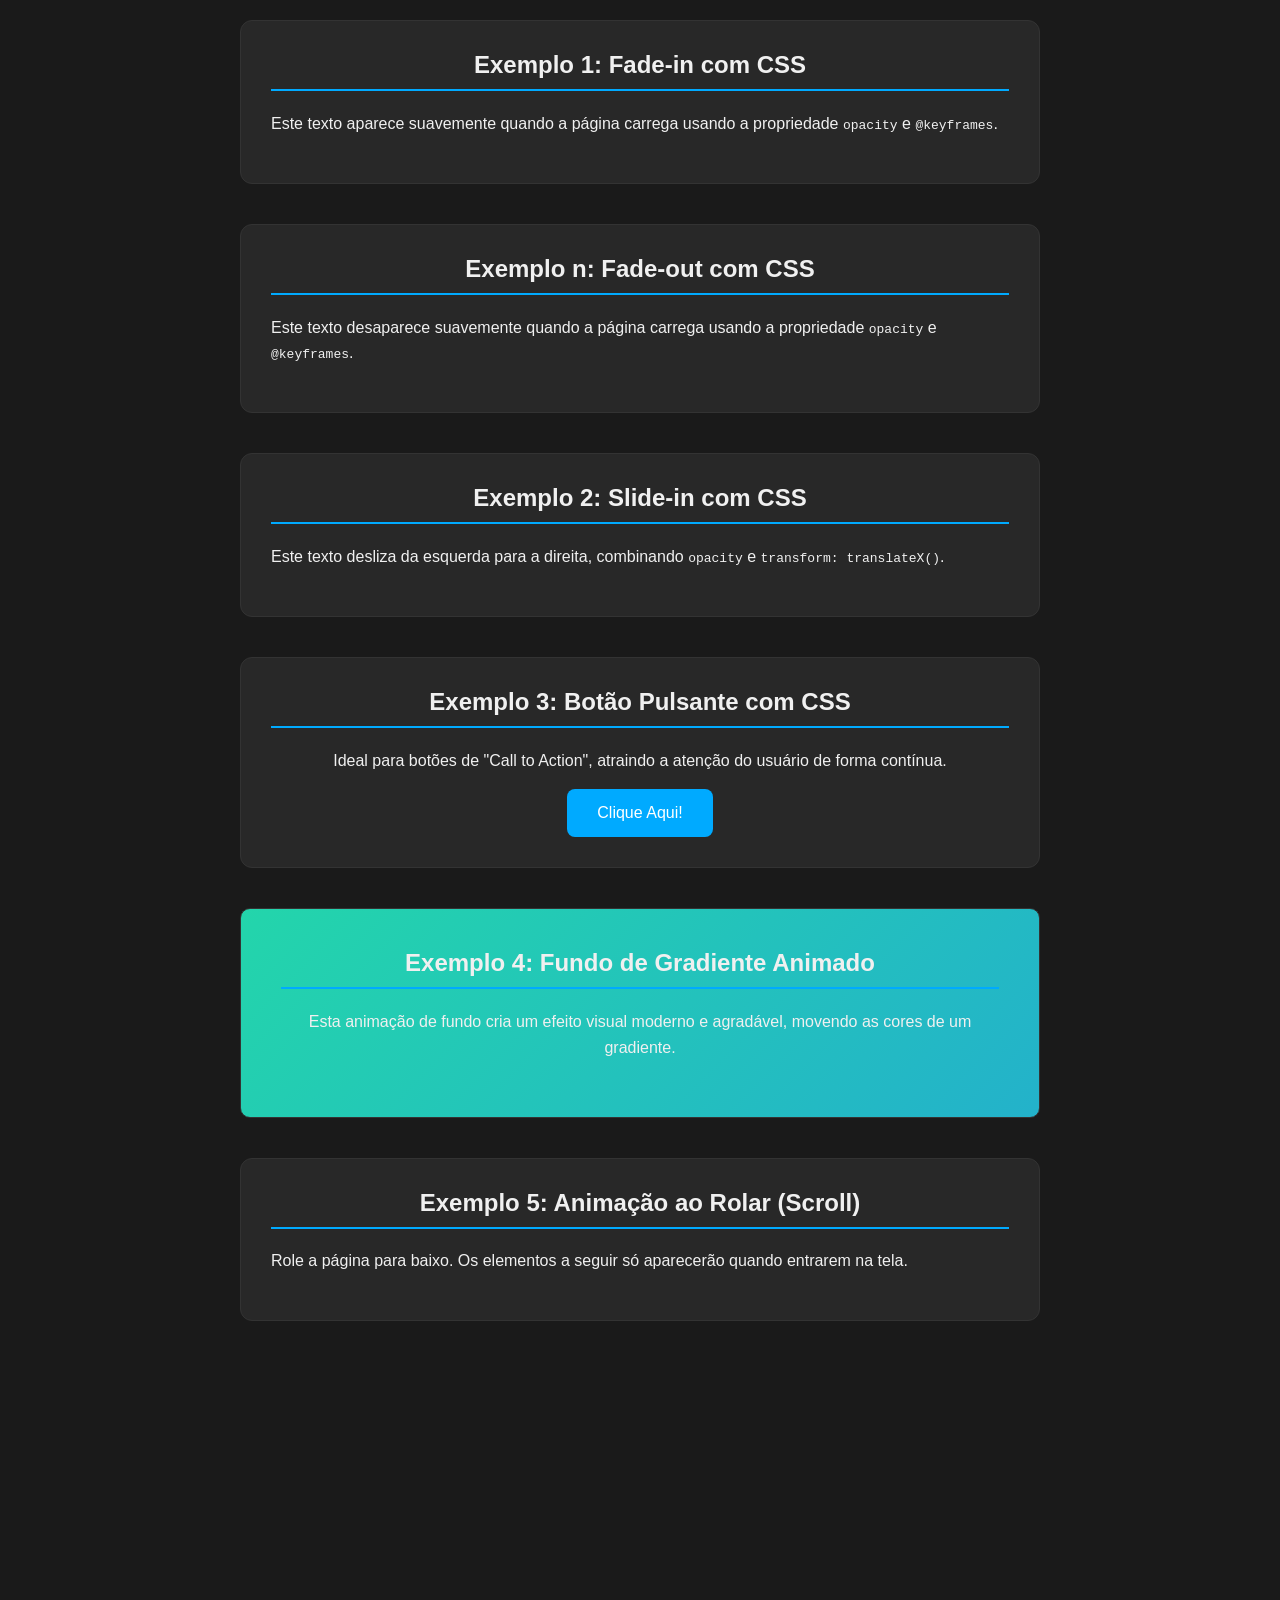
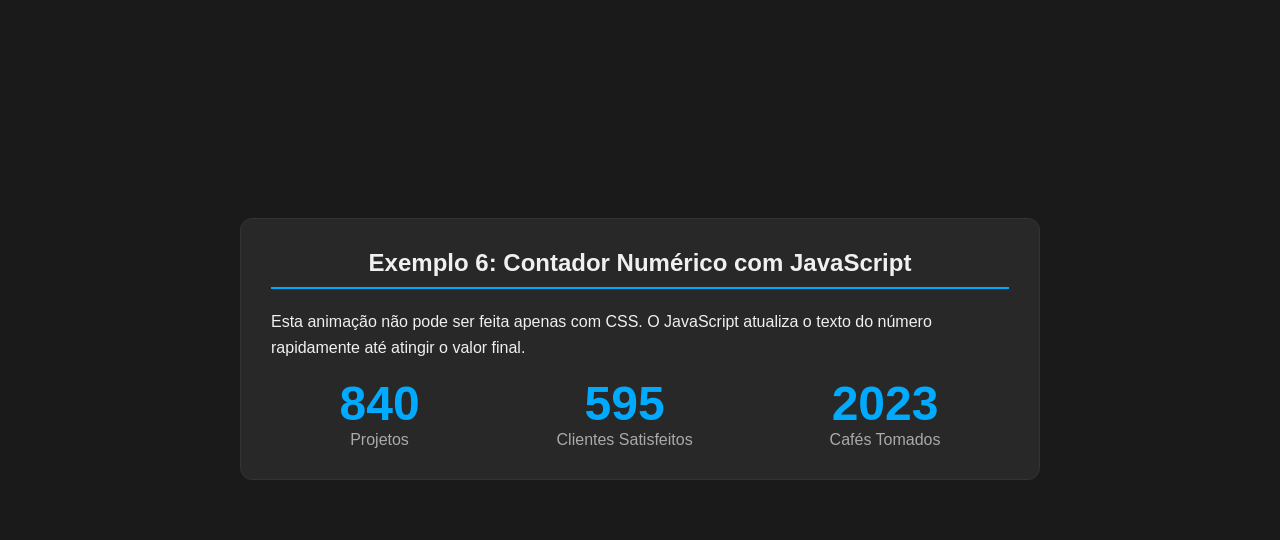
<file: a.html>
<!DOCTYPE html>
<html lang="pt-br">
<head>
    <meta charset="UTF-8">
    <meta name="viewport" content="width=device-width, initial-scale=1.0">
    <title>Exemplos de Animação Web</title>
    <style>
        /* ESTILOS GERAIS PARA A PÁGINA */
        body {
            font-family: -apple-system, BlinkMacSystemFont, "Segoe UI", Roboto, Helvetica, Arial, sans-serif, "Apple Color Emoji", "Segoe UI Emoji", "Segoe UI Symbol";
            background-color: #1a1a1a;
            color: #f0f0f0;
            margin: 0;
            padding: 0;
        }
        main {
            max-width: 800px;
            margin: auto;
            padding: 20px;
        }
        section {
            background-color: #282828;
            border-radius: 12px;
            padding: 30px;
            margin-bottom: 40px;
            border: 1px solid #333;
        }
        h1, h2 {
            text-align: center;
            border-bottom: 2px solid #00aaff;
            padding-bottom: 10px;
            margin-top: 0;
        }
        p {
            line-height: 1.6;
        }

        /* ------------------------------------------- */
        /* --- EXEMPLO 1: ANIMAÇÃO FADE-IN (CSS) --- */
        /* ------------------------------------------- */
        /* Define a animação 'fadeIn' */
        @keyframes fadeIn {
            from {
                opacity: 0;
            }
            to {
                opacity: 1;
            }
        }
        .fade-in {
            /* Aplica a animação: nome, duração, tipo de curva */
            animation: fadeIn 1.5s ease-in-out;
        }

        /* ------------------------------------------- */
        /* --- EXEMPLO n: ANIMAÇÃO FADE-OUT (CSS) --- */
        /* ------------------------------------------- */
        /* Define a animação 'fadeIn' */
        @keyframes fadeOut {
            from {
                opacity: 1;
            }
            to {
                opacity: 0;
            }
        }
        .fade-out {
            /* Aplica a animação: nome, duração, tipo de curva */
            animation: fadeOut 1.5s ease-in-out;
        }

        /* --------------------------------------------- */
        /* --- EXEMPLO 2: ANIMAÇÃO SLIDE-IN (CSS) --- */
        /* --------------------------------------------- */
        @keyframes slideInFromLeft {
            0% {
                transform: translateX(-100%);
                opacity: 0;
            }
            100% {
                transform: translateX(0);
                opacity: 1;
            }
        }
        .slide-in {
            animation: slideInFromLeft 1s ease-out;
        }

        /* ------------------------------------------ */
        /* --- EXEMPLO 3: ANIMAÇÃO PULSE (CSS) --- */
        /* ------------------------------------------ */
        @keyframes pulse {
            0% {
                transform: scale(1);
                box-shadow: 0 0 0 0 rgba(0, 170, 255, 0.7);
            }
            70% {
                transform: scale(1.05);
                box-shadow: 0 0 10px 20px rgba(0, 170, 255, 0);
            }
            100% {
                transform: scale(1);
                box-shadow: 0 0 0 0 rgba(0, 170, 255, 0);
            }
        }
        .pulse-button {
            padding: 15px 30px;
            border: none;
            background-color: #00aaff;
            color: white;
            border-radius: 8px;
            font-size: 16px;
            cursor: pointer;
            /* Aplica a animação de forma infinita */
            animation: pulse 2s infinite;
        }

        /* ---------------------------------------------------- */
        /* --- EXEMPLO 4: GRADIENTE ANIMADO (CSS) --- */
        /* ---------------------------------------------------- */
        @keyframes gradientAnimation {
            0% { background-position: 0% 50%; }
            50% { background-position: 100% 50%; }
            100% { background-position: 0% 50%; }
        }
        .animated-gradient {
            padding: 40px;
            border-radius: 10px;
            text-align: center;
            background: linear-gradient(-45deg, #ee7752, #e73c7e, #23a6d5, #23d5ab);
            background-size: 400% 400%; /* Tamanho grande para permitir o movimento */
            animation: gradientAnimation 15s ease infinite;
        }

        /* ---------------------------------------------------- */
        /* --- EXEMPLO 5: ANIMAÇÃO AO ROLAR (CSS + JS) --- */
        /* ---------------------------------------------------- */
        .hidden-on-scroll {
            opacity: 0;
            transform: translateY(50px);
            transition: opacity 0.8s ease-out, transform 0.8s ease-out;
            /* A transição é que faz a animação suave quando a classe for removida */
        }
        .show-on-scroll {
            opacity: 1;
            transform: translateY(0);
        }

        /* ---------------------------------------------------- */
        /* --- EXEMPLO 6: CONTADOR NUMÉRICO (JS) --- */
        /* ---------------------------------------------------- */
        .counter-container {
            display: flex;
            justify-content: space-around;
            text-align: center;
        }
        .counter {
            font-size: 48px;
            font-weight: bold;
            color: #00aaff;
        }
        .counter-label {
            font-size: 16px;
            color: #aaa;
        }

    </style>
</head>
<body>

    <main>
        <section>
            <h2 class="fade-in">Exemplo 1: Fade-in com CSS</h2>
            <p class="fade-in">Este texto aparece suavemente quando a página carrega usando a propriedade <code>opacity</code> e <code>@keyframes</code>.</p>
        </section>

        <section>
            <h2 class="fade-out">Exemplo n: Fade-out com CSS</h2>
            <p class="fade-out">Este texto desaparece suavemente quando a página carrega usando a propriedade <code>opacity</code> e <code>@keyframes</code>.</p>
        </section>

        <section>
            <h2 class="slide-in">Exemplo 2: Slide-in com CSS</h2>
            <p class="slide-in">Este texto desliza da esquerda para a direita, combinando <code>opacity</code> e <code>transform: translateX()</code>.</p>
        </section>

        <section style="text-align: center;">
            <h2>Exemplo 3: Botão Pulsante com CSS</h2>
            <p>Ideal para botões de "Call to Action", atraindo a atenção do usuário de forma contínua.</p>
            <button class="pulse-button">Clique Aqui!</button>
        </section>

        <section class="animated-gradient">
            <h2>Exemplo 4: Fundo de Gradiente Animado</h2>
            <p>Esta animação de fundo cria um efeito visual moderno e agradável, movendo as cores de um gradiente.</p>
        </section>

        <section>
            <h2>Exemplo 5: Animação ao Rolar (Scroll)</h2>
            <p>Role a página para baixo. Os elementos a seguir só aparecerão quando entrarem na tela.</p>
        </section>
        
        <section class="hidden-on-scroll">
            <h3>Elemento 1</h3>
            <p>Este conteúdo estava escondido e apareceu porque você rolou a página até ele. A técnica usa JavaScript para detectar a visibilidade e CSS para a animação.</p>
        </section>
        <section class="hidden-on-scroll">
            <h3>Elemento 2</h3>
            <p>Funciona para qualquer tipo de conteúdo: textos, imagens, cards, etc. É muito usado em landing pages modernas.</p>
        </section>
        
        <section>
            <h2>Exemplo 6: Contador Numérico com JavaScript</h2>
            <p>Esta animação não pode ser feita apenas com CSS. O JavaScript atualiza o texto do número rapidamente até atingir o valor final.</p>
            <div class="counter-container">
                <div>
                    <div class="counter" data-target="1250">0</div>
                    <div class="counter-label">Projetos</div>
                </div>
                <div>
                    <div class="counter" data-target="890">0</div>
                    <div class="counter-label">Clientes Satisfeitos</div>
                </div>
                <div>
                    <div class="counter" data-target="3400">0</div>
                    <div class="counter-label">Cafés Tomados</div>
                </div>
            </div>
        </section>
    </main>

    <script>
        // --- SCRIPT PARA EXEMPLO 5: ANIMAÇÃO AO ROLAR ---
        const scrollObserver = new IntersectionObserver((entries) => {
            entries.forEach((entry) => {
                // Se o elemento está visível na tela
                if (entry.isIntersecting) {
                    entry.target.classList.add('show-on-scroll');
                    // Opcional: para a animação acontecer apenas uma vez
                    // scrollObserver.unobserve(entry.target); 
                } else {
                    // Opcional: para a animação acontecer toda vez que o elemento sai e volta
                    entry.target.classList.remove('show-on-scroll');
                }
            });
        }, {
            threshold: 0.1 // A animação começa quando 10% do elemento está visível
        });

        // Pega todos os elementos com a classe .hidden-on-scroll e manda o observer "observá-los"
        const hiddenElements = document.querySelectorAll('.hidden-on-scroll');
        hiddenElements.forEach((el) => scrollObserver.observe(el));


        // --- SCRIPT PARA EXEMPLO 6: CONTADOR NUMÉRICO ---
        const counters = document.querySelectorAll('.counter');
        const speed = 200; // Velocidade da animação (maior = mais lento)

        counters.forEach(counter => {
            const updateCount = () => {
                const target = +counter.getAttribute('data-target'); // O '+' converte a string para número
                const count = +counter.innerText;
                
                const increment = target / speed;

                if (count < target) {
                    counter.innerText = Math.ceil(count + increment);
                    setTimeout(updateCount, 10); // Agenda a próxima atualização
                } else {
                    counter.innerText = target; // Garante que o valor final seja exato
                }
            };

            updateCount();
        });

    </script>
</body>
</html>
</file>
